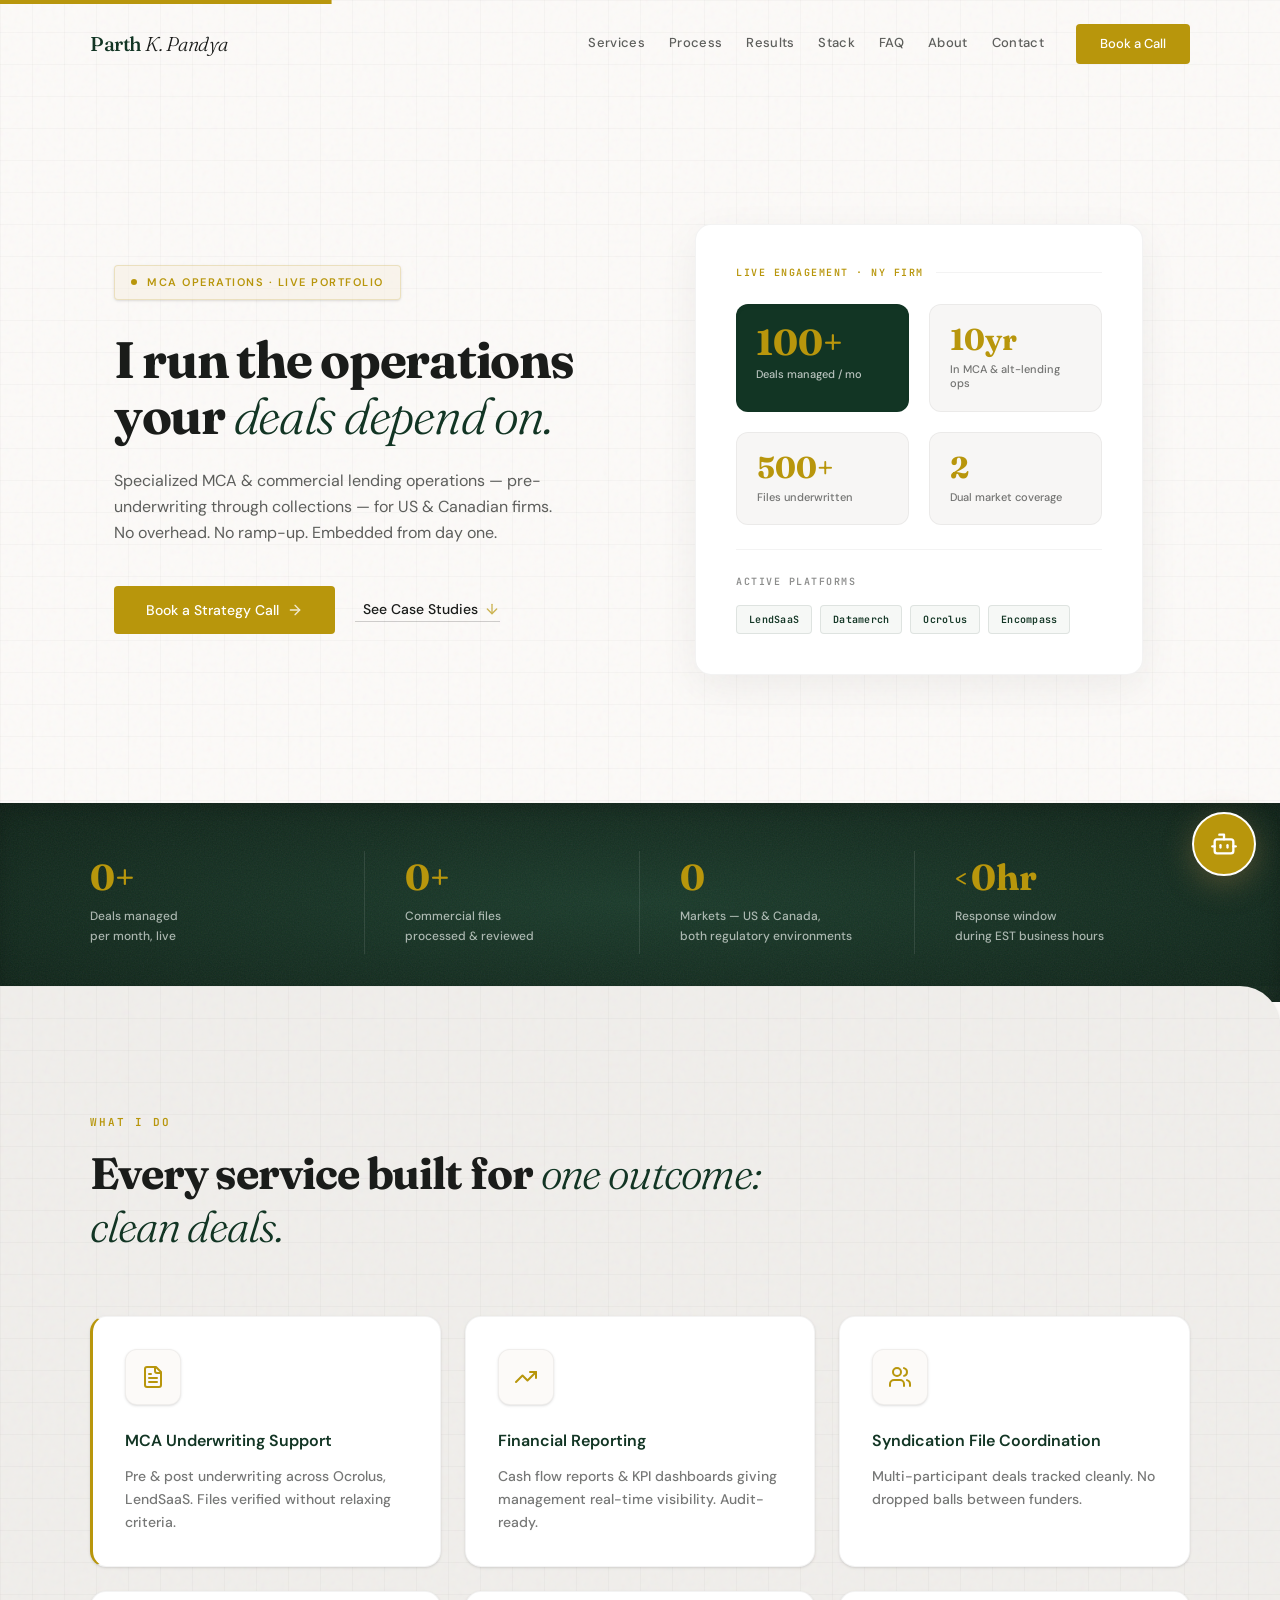
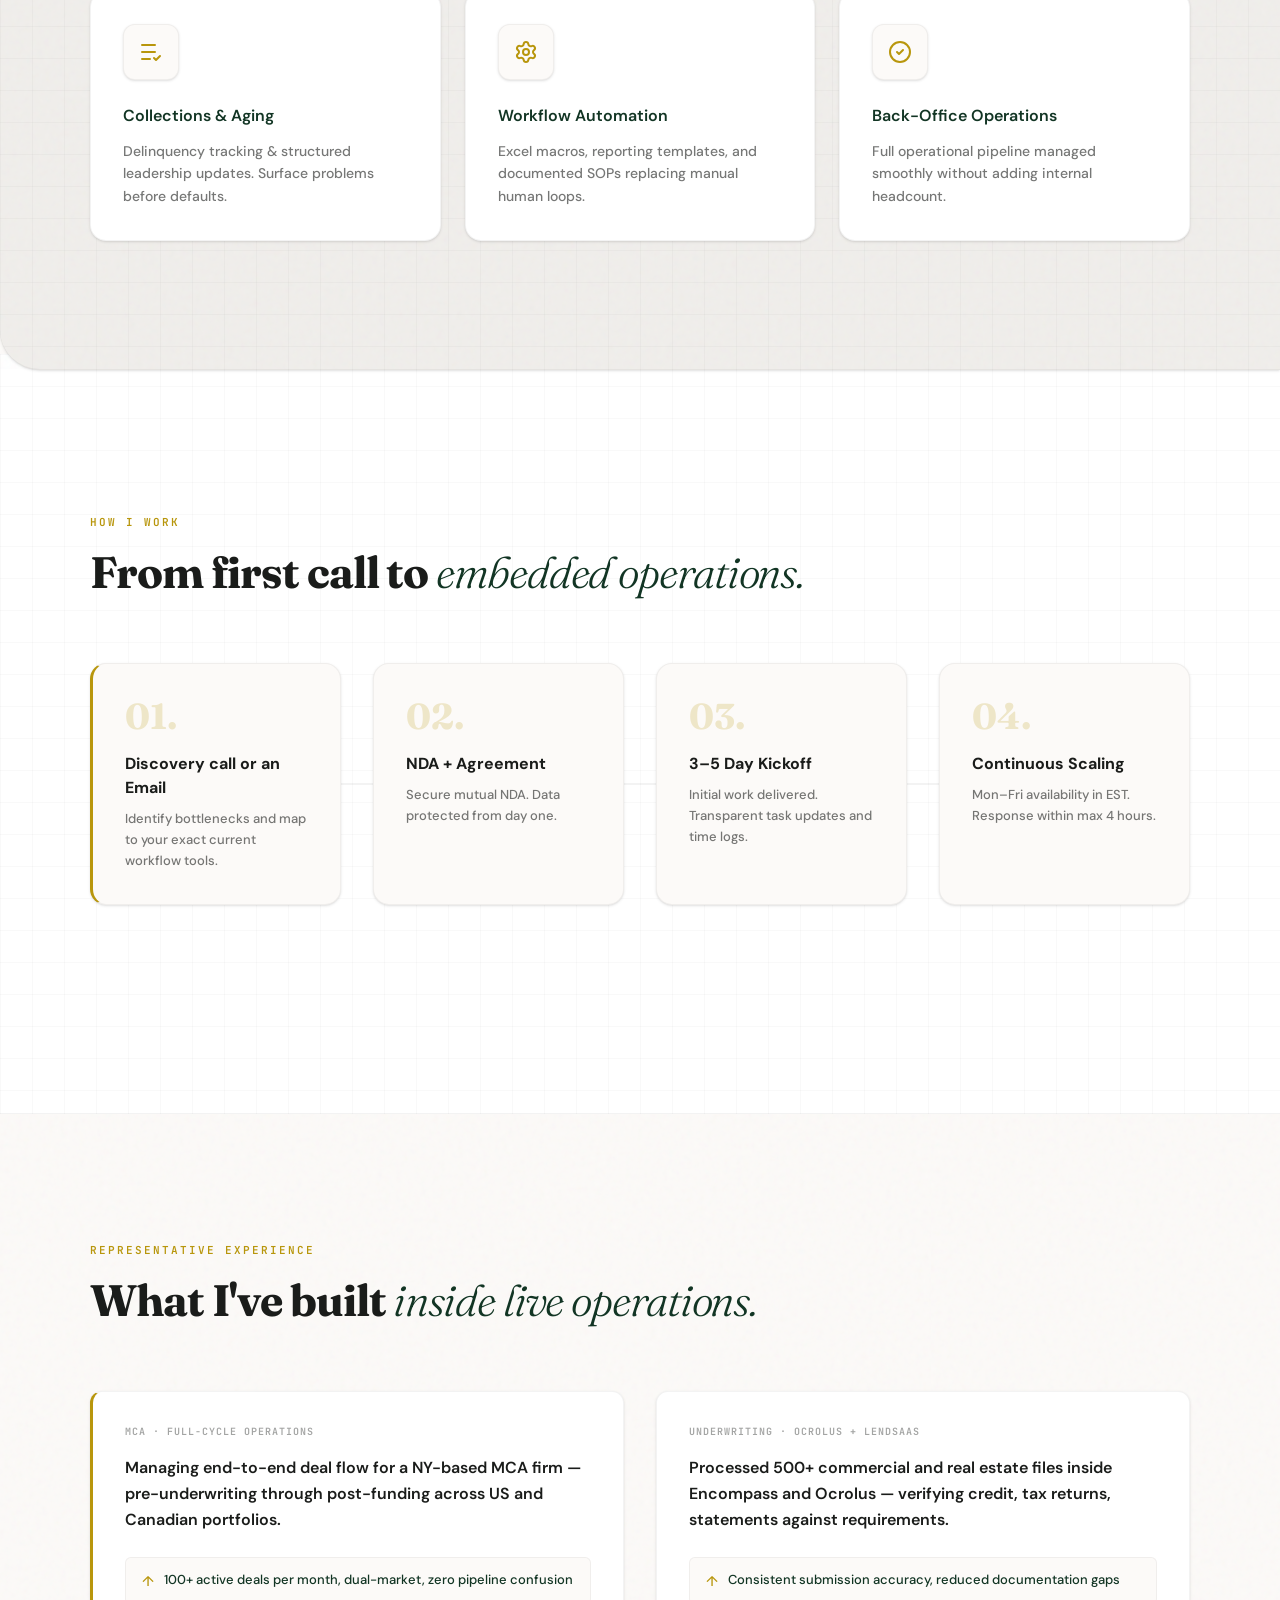
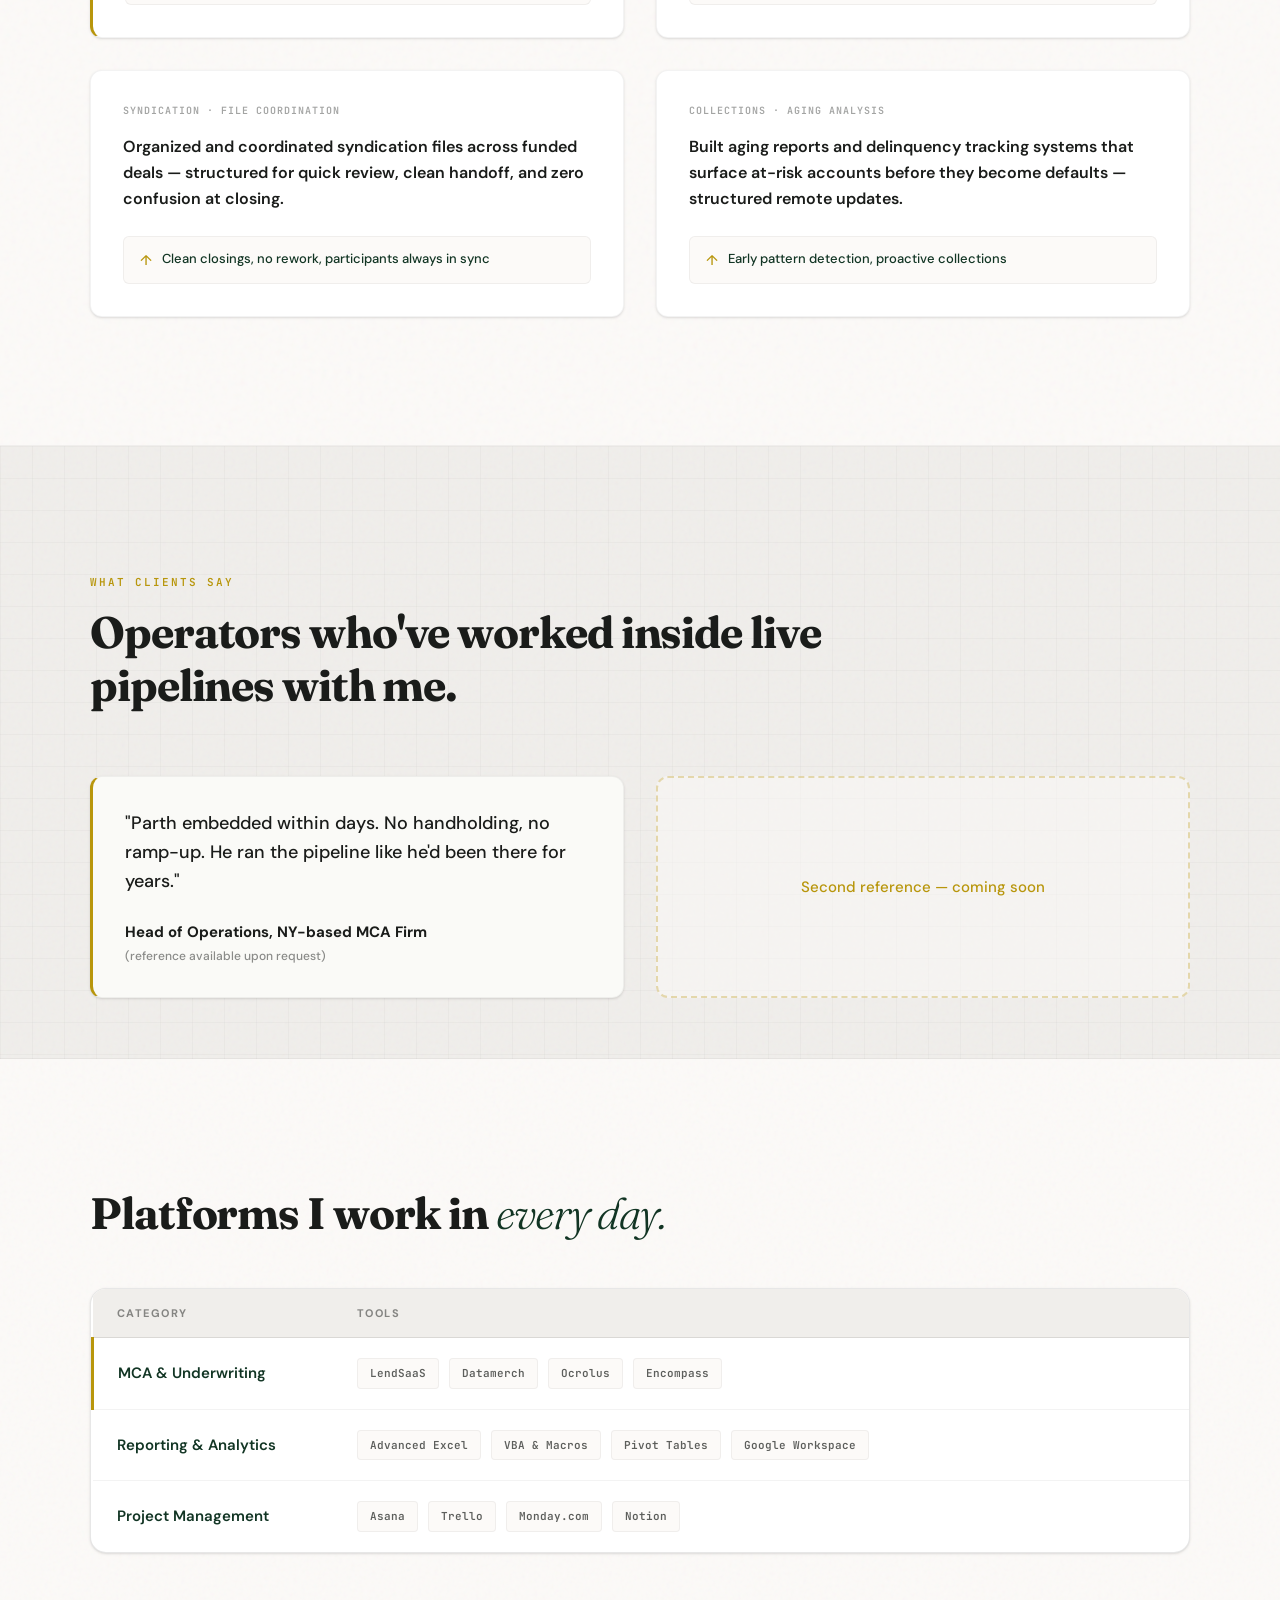
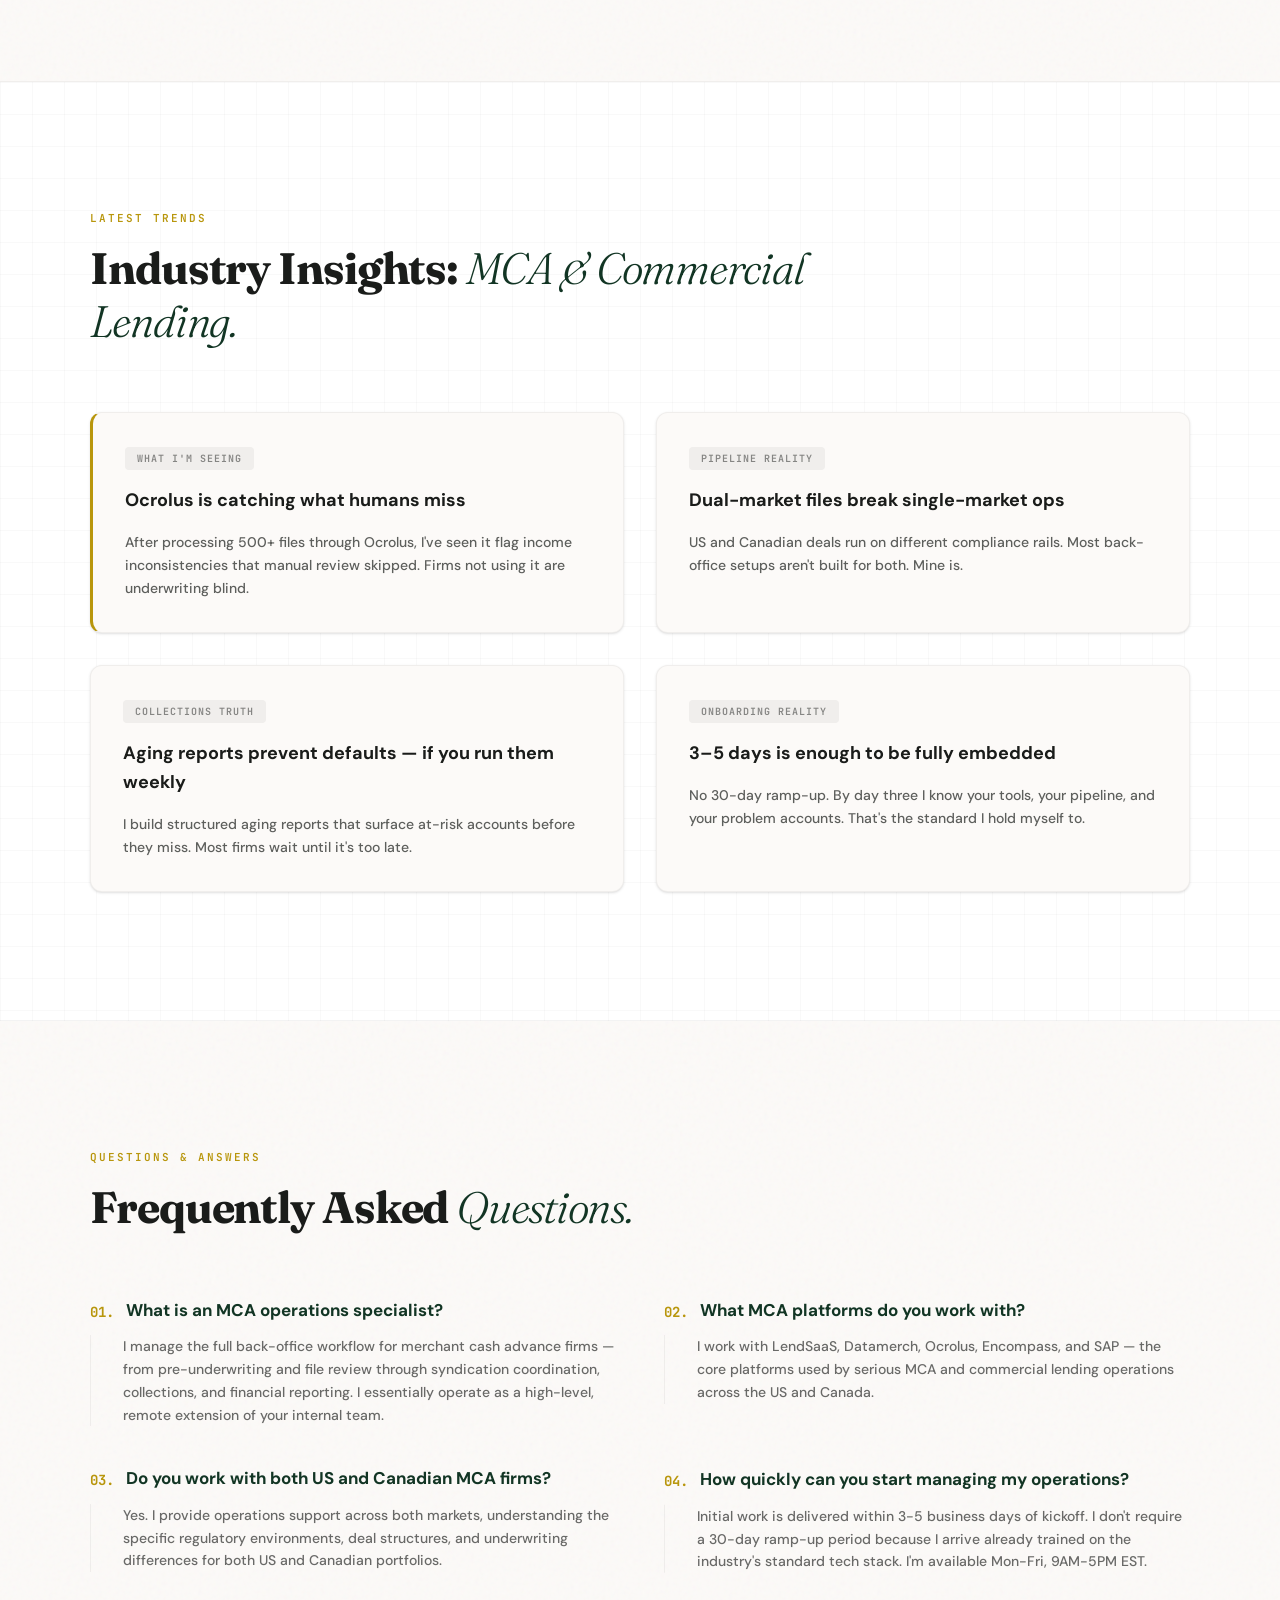
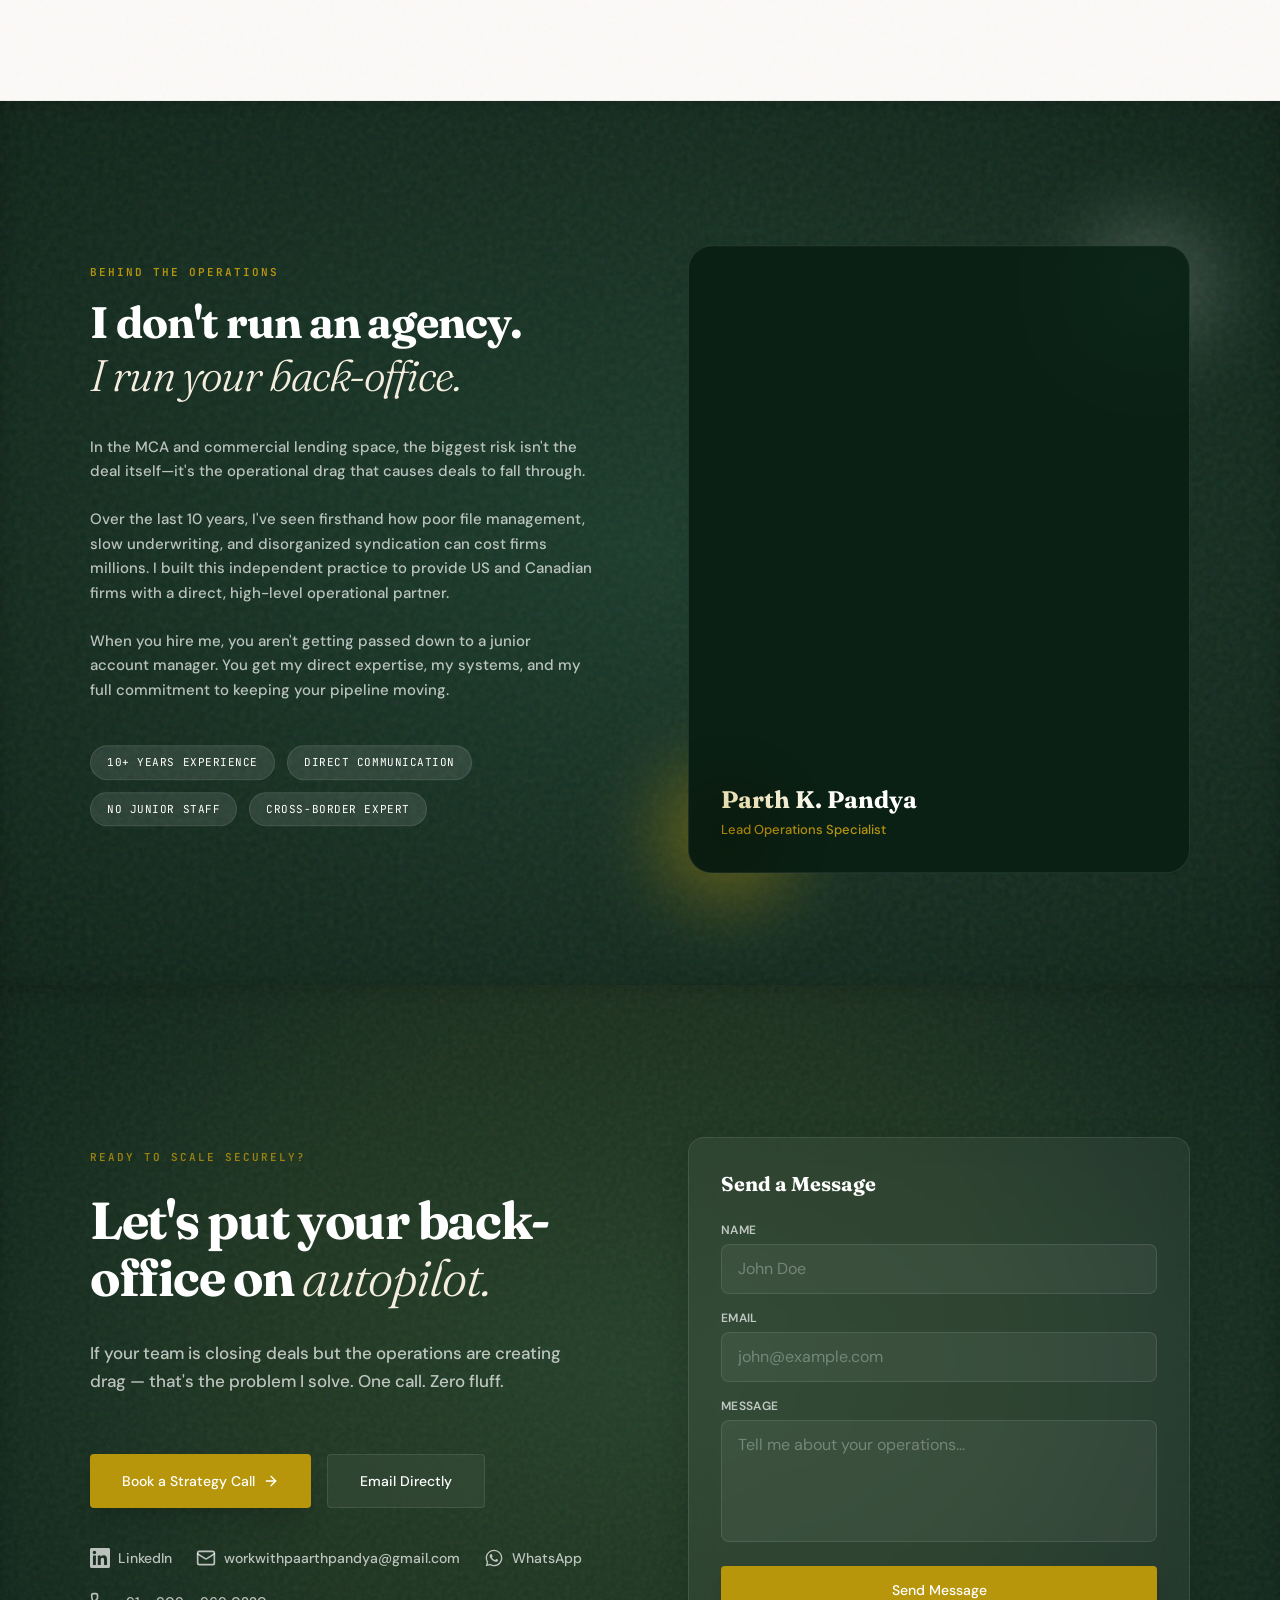
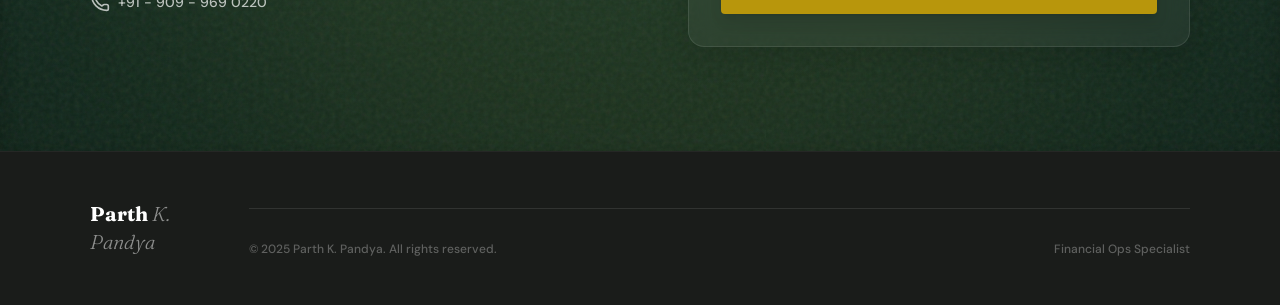
<file: index.html>
<!doctype html>
<html lang="en">
  <head>
    <meta charset="UTF-8" />
    <link rel="icon" type="image/svg+xml" href="/favicon.svg" />
    <meta name="viewport" content="width=device-width, initial-scale=1.0" />

    <!-- ============================================================
         PRIMARY SEO — TITLE & DESCRIPTION
         Target keywords: MCA operations specialist, merchant cash advance
         back office, commercial lending operations, US Canada
    ============================================================ -->
    <title>Parth K. Pandya | MCA Operations Specialist | US & Canada</title>
    <meta name="description" content="MCA Operations Specialist with 10+ years managing merchant cash advance back-office, underwriting support, syndication coordination, and collections across US & Canadian markets. LendSaaS · Datamerch · Ocrolus · Encompass. EST Business Hours. NDA Ready." />
    <meta name="keywords" content="MCA operations specialist, merchant cash advance back office, MCA underwriting support, commercial lending operations remote, syndication file coordinator MCA, MCA collections specialist, Ocrolus specialist freelancer, Encompass underwriting support, LendSaaS operations, Datamerch MCA specialist, merchant funding operations, MCA back office US Canada, commercial lending freelancer, MCA specialist EST, financial operations specialist lending" />
    <meta name="author" content="Parth K. Pandya" />
    <meta name="robots" content="index, follow, max-snippet:-1, max-image-preview:large, max-video-preview:-1" />
    <meta name="googlebot" content="index, follow" />
    <link rel="canonical" href="https://parthkpandya.com" />

    <!-- ============================================================
         GEO TARGETING
    ============================================================ -->
    <meta name="geo.region" content="US" />
    <meta name="geo.placename" content="United States" />
    <meta name="language" content="English" />

    <!-- ============================================================
         OPEN GRAPH — LINKEDIN & SOCIAL PREVIEW
    ============================================================ -->
    <meta property="og:type" content="website" />
    <meta property="og:url" content="https://parthkpandya.com" />
    <meta property="og:title" content="Parth K. Pandya | MCA Operations Specialist | US & Canada" />
    <meta property="og:description" content="10+ years inside MCA & commercial lending operations. Managing 100+ deals/month across US & Canadian markets. LendSaaS · Datamerch · Ocrolus · Encompass. EST Hours. NDA Ready." />
    <meta property="og:image" content="https://parthkpandya.com/og-image.jpg" />
    <meta property="og:image:width" content="1200" />
    <meta property="og:image:height" content="630" />
    <meta property="og:image:alt" content="Parth K. Pandya - MCA Operations Specialist" />
    <meta property="og:site_name" content="Parth K. Pandya — MCA Operations Specialist" />
    <meta property="og:locale" content="en_US" />

    <!-- ============================================================
         TWITTER CARD
    ============================================================ -->
    <meta name="twitter:card" content="summary_large_image" />
    <meta name="twitter:title" content="Parth K. Pandya | MCA Operations Specialist | US & Canada" />
    <meta name="twitter:description" content="10+ years inside MCA & commercial lending operations. 100+ deals/month. US & Canada. EST Hours. LendSaaS · Datamerch · Ocrolus · Encompass." />
    <meta name="twitter:image" content="https://parthkpandya.com/og-image.jpg" />

    <!-- ============================================================
         SCHEMA MARKUP — PERSON (Google Rich Results)
    ============================================================ -->
    <script type="application/ld+json">
    {
      "@context": "https://schema.org",
      "@type": "Person",
      "name": "Parth K. Pandya",
      "jobTitle": "MCA Operations Specialist",
      "description": "Financial Operations Specialist with 10+ years in merchant cash advance and commercial lending operations across US and Canadian markets. Expert in LendSaaS, Datamerch, Ocrolus, and Encompass.",
      "url": "https://parthkpandya.com",
      "email": "workwithpaarthpandya@gmail.com",
      "telephone": "+91-9099690220",
      "sameAs": [
        "https://linkedin.com/in/parthpandya28",
        "https://parthkpandya.com"
      ],
      "knowsAbout": [
        "MCA Operations",
        "Merchant Cash Advance",
        "Commercial Underwriting",
        "Syndication Coordination",
        "Collections Management",
        "Financial Reconciliation",
        "Ocrolus",
        "Encompass",
        "LendSaaS",
        "Datamerch",
        "Aging Analysis",
        "Workflow Automation"
      ],
      "hasCredential": [
        {
          "@type": "EducationalOccupationalCredential",
          "name": "AI-Empowered Underwriter",
          "credentialCategory": "Certification",
          "recognizedBy": { "@type": "Organization", "name": "Ocrolus" }
        },
        {
          "@type": "EducationalOccupationalCredential",
          "name": "Certified Underwriter",
          "credentialCategory": "Certification",
          "recognizedBy": { "@type": "Organization", "name": "VSkills" }
        },
        {
          "@type": "EducationalOccupationalCredential",
          "name": "Mortgage Underwriting Training",
          "credentialCategory": "Certification",
          "recognizedBy": { "@type": "Organization", "name": "Ocrolus" }
        }
      ],
      "areaServed": [
        { "@type": "Country", "name": "United States" },
        { "@type": "Country", "name": "Canada" }
      ],
      "availableLanguage": "English",
      "workLocation": {
        "@type": "VirtualLocation",
        "description": "Remote — EST Business Hours"
      }
    }
    </script>

    <!-- ============================================================
         SCHEMA MARKUP — PROFESSIONAL SERVICE
    ============================================================ -->
    <script type="application/ld+json">
    {
      "@context": "https://schema.org",
      "@type": "ProfessionalService",
      "name": "Parth K. Pandya — MCA Operations Specialist",
      "description": "Specialized MCA and commercial lending operations support for US and Canadian firms. Full-cycle coverage from pre-underwriting through collections. LendSaaS, Datamerch, Ocrolus, Encompass.",
      "url": "https://parthkpandya.com",
      "email": "workwithpaarthpandya@gmail.com",
      "priceRange": "$$",
      "areaServed": [
        { "@type": "Country", "name": "United States" },
        { "@type": "Country", "name": "Canada" }
      ],
      "openingHours": "Mo-Fr 09:00-17:00",
      "openingHoursSpecification": {
        "@type": "OpeningHoursSpecification",
        "dayOfWeek": ["Monday","Tuesday","Wednesday","Thursday","Friday"],
        "opens": "09:00",
        "closes": "17:00"
      },
      "serviceType": [
        "MCA Operations",
        "Commercial Underwriting Support",
        "Syndication File Coordination",
        "Collections and Aging Analysis",
        "Financial Reporting and Reconciliation",
        "Workflow Automation"
      ],
      "hasOfferCatalog": {
        "@type": "OfferCatalog",
        "name": "MCA Operations Services",
        "itemListElement": [
          {
            "@type": "Offer",
            "itemOffered": {
              "@type": "Service",
              "name": "MCA Underwriting Support",
              "description": "Pre and post underwriting across Ocrolus, LendSaaS, and Encompass for US and Canadian MCA firms. 500+ files processed."
            }
          },
          {
            "@type": "Offer",
            "itemOffered": {
              "@type": "Service",
              "name": "Syndication File Coordination",
              "description": "Multi-participant MCA deal files organized, tracked, and handed off cleanly. No confusion at closing."
            }
          },
          {
            "@type": "Offer",
            "itemOffered": {
              "@type": "Service",
              "name": "Collections and Aging Analysis",
              "description": "Delinquency pattern tracking and structured leadership reporting. Surface at-risk accounts before they default."
            }
          },
          {
            "@type": "Offer",
            "itemOffered": {
              "@type": "Service",
              "name": "Financial Reporting and Reconciliation",
              "description": "Cash flow reports, KPI dashboards, and compliance trackers. Audit-ready financials for MCA and commercial lenders."
            }
          }
        ]
      }
    }
    </script>

    <!-- ============================================================
         SCHEMA MARKUP — FAQ (Targets Google Featured Snippets)
    ============================================================ -->
    <script type="application/ld+json">
    {
      "@context": "https://schema.org",
      "@type": "FAQPage",
      "mainEntity": [
        {
          "@type": "Question",
          "name": "What is an MCA operations specialist?",
          "acceptedAnswer": {
            "@type": "Answer",
            "text": "An MCA operations specialist manages the full back-office workflow for merchant cash advance firms — from pre-underwriting and file review through syndication coordination, collections, and financial reporting. Parth K. Pandya is an MCA operations specialist with 10+ years of experience serving US and Canadian markets."
          }
        },
        {
          "@type": "Question",
          "name": "What MCA platforms does Parth K. Pandya work with?",
          "acceptedAnswer": {
            "@type": "Answer",
            "text": "Parth K. Pandya works with LendSaaS, Datamerch, Ocrolus, Encompass, and SAP — the core platforms used by serious MCA and commercial lending operations across the US and Canada."
          }
        },
        {
          "@type": "Question",
          "name": "Does Parth K. Pandya work with both US and Canadian MCA firms?",
          "acceptedAnswer": {
            "@type": "Answer",
            "text": "Yes. Parth K. Pandya provides MCA operations support across both US and Canadian markets, understanding both regulatory environments and deal structures. Currently managing 100+ deals per month across both markets."
          }
        },
        {
          "@type": "Question",
          "name": "How quickly can Parth K. Pandya start managing MCA operations?",
          "acceptedAnswer": {
            "@type": "Answer",
            "text": "Initial work is delivered within 3-5 business days of kickoff. No 30-day ramp-up. Available Monday through Friday, 9AM to 5PM EST, with responses within 4 hours."
          }
        }
      ]
    }
    </script>

    <!-- ============================================================
         PERFORMANCE
    ============================================================ -->
    <link rel="preconnect" href="https://fonts.googleapis.com" />
    <link rel="preconnect" href="https://fonts.gstatic.com" crossorigin />
    <script type="module" crossorigin src="/assets/index-BhgVEi7G.js"></script>
    <link rel="stylesheet" crossorigin href="/assets/index-CqsA4lLz.css">
  </head>
  <body>
    <div id="root"></div>
  </body>
</html>
</file>
<file: assets/index-CqsA4lLz.css>
@import"https://fonts.googleapis.com/css2?family=Fraunces:ital,opsz,wght@0,9..144,300;0,9..144,400;0,9..144,600;0,9..144,700;1,9..144,300&family=DM+Sans:opsz,wght@9..40,300;9..40,400;9..40,500;9..40,600&family=JetBrains+Mono:wght@400;500&display=swap";/*! tailwindcss v4.2.4 | MIT License | https://tailwindcss.com */@layer properties{@supports (((-webkit-hyphens:none)) and (not (margin-trim:inline))) or ((-moz-orient:inline) and (not (color:rgb(from red r g b)))){*,:before,:after,::backdrop{--tw-translate-x:0;--tw-translate-y:0;--tw-translate-z:0;--tw-rotate-x:initial;--tw-rotate-y:initial;--tw-rotate-z:initial;--tw-skew-x:initial;--tw-skew-y:initial;--tw-space-y-reverse:0;--tw-divide-y-reverse:0;--tw-border-style:solid;--tw-gradient-position:initial;--tw-gradient-from:#0000;--tw-gradient-via:#0000;--tw-gradient-to:#0000;--tw-gradient-stops:initial;--tw-gradient-via-stops:initial;--tw-gradient-from-position:0%;--tw-gradient-via-position:50%;--tw-gradient-to-position:100%;--tw-leading:initial;--tw-font-weight:initial;--tw-tracking:initial;--tw-shadow:0 0 #0000;--tw-shadow-color:initial;--tw-shadow-alpha:100%;--tw-inset-shadow:0 0 #0000;--tw-inset-shadow-color:initial;--tw-inset-shadow-alpha:100%;--tw-ring-color:initial;--tw-ring-shadow:0 0 #0000;--tw-inset-ring-color:initial;--tw-inset-ring-shadow:0 0 #0000;--tw-ring-inset:initial;--tw-ring-offset-width:0px;--tw-ring-offset-color:#fff;--tw-ring-offset-shadow:0 0 #0000;--tw-blur:initial;--tw-brightness:initial;--tw-contrast:initial;--tw-grayscale:initial;--tw-hue-rotate:initial;--tw-invert:initial;--tw-opacity:initial;--tw-saturate:initial;--tw-sepia:initial;--tw-drop-shadow:initial;--tw-drop-shadow-color:initial;--tw-drop-shadow-alpha:100%;--tw-drop-shadow-size:initial;--tw-backdrop-blur:initial;--tw-backdrop-brightness:initial;--tw-backdrop-contrast:initial;--tw-backdrop-grayscale:initial;--tw-backdrop-hue-rotate:initial;--tw-backdrop-invert:initial;--tw-backdrop-opacity:initial;--tw-backdrop-saturate:initial;--tw-backdrop-sepia:initial;--tw-duration:initial;--tw-ease:initial;--tw-content:"";--tw-divide-x-reverse:0}}}@layer theme{:root,:host{--font-sans:"DM Sans", ui-sans-serif, system-ui, sans-serif;--font-mono:"JetBrains Mono", ui-monospace, monospace;--color-red-50:oklch(97.1% .013 17.38);--color-red-100:oklch(93.6% .032 17.717);--color-red-500:oklch(63.7% .237 25.331);--color-red-600:oklch(57.7% .245 27.325);--color-white:#fff;--spacing:.25rem;--container-md:28rem;--container-3xl:48rem;--text-xs:.75rem;--text-xs--line-height:calc(1 / .75);--text-sm:.875rem;--text-sm--line-height:calc(1.25 / .875);--text-base:1rem;--text-base--line-height: 1.5 ;--text-xl:1.25rem;--text-xl--line-height:calc(1.75 / 1.25);--text-2xl:1.5rem;--text-2xl--line-height:calc(2 / 1.5);--text-3xl:1.875rem;--text-3xl--line-height: 1.2 ;--text-4xl:2.25rem;--text-4xl--line-height:calc(2.5 / 2.25);--font-weight-light:300;--font-weight-medium:500;--font-weight-semibold:600;--font-weight-bold:700;--tracking-tight:-.025em;--tracking-wide:.025em;--tracking-wider:.05em;--leading-tight:1.25;--leading-relaxed:1.625;--radius-sm:.25rem;--radius-md:.375rem;--radius-lg:.5rem;--radius-xl:.75rem;--radius-2xl:1rem;--radius-3xl:1.5rem;--ease-out:cubic-bezier(0, 0, .2, 1);--animate-spin:spin 1s linear infinite;--animate-pulse:pulse 2s cubic-bezier(.4, 0, .6, 1) infinite;--blur-md:12px;--blur-xl:24px;--blur-2xl:40px;--default-transition-duration:.15s;--default-transition-timing-function:cubic-bezier(.4, 0, .2, 1);--default-font-family:var(--font-sans);--default-mono-font-family:var(--font-mono);--color-brand-primary:#123524;--color-brand-primary-dark:#0a2015;--color-brand-primary-light:#e8eee9;--color-brand-accent:#b8960c;--color-brand-accent-light:#f5eedf;--color-brand-bg:#fcfaf8;--color-brand-dark:#1a1c1a;--color-brand-gray:#f0eeeb;--font-display:"Fraunces", Georgia, serif}}@layer base{*,:after,:before,::backdrop{box-sizing:border-box;border:0 solid;margin:0;padding:0}::file-selector-button{box-sizing:border-box;border:0 solid;margin:0;padding:0}html,:host{-webkit-text-size-adjust:100%;-moz-tab-size:4;tab-size:4;line-height:1.5;font-family:var(--default-font-family,ui-sans-serif, system-ui, sans-serif, "Apple Color Emoji", "Segoe UI Emoji", "Segoe UI Symbol", "Noto Color Emoji");font-feature-settings:var(--default-font-feature-settings,normal);font-variation-settings:var(--default-font-variation-settings,normal);-webkit-tap-highlight-color:transparent}hr{height:0;color:inherit;border-top-width:1px}abbr:where([title]){-webkit-text-decoration:underline dotted;text-decoration:underline dotted}h1,h2,h3,h4,h5,h6{font-size:inherit;font-weight:inherit}a{color:inherit;-webkit-text-decoration:inherit;text-decoration:inherit}b,strong{font-weight:bolder}code,kbd,samp,pre{font-family:var(--default-mono-font-family,ui-monospace, SFMono-Regular, Menlo, Monaco, Consolas, "Liberation Mono", "Courier New", monospace);font-feature-settings:var(--default-mono-font-feature-settings,normal);font-variation-settings:var(--default-mono-font-variation-settings,normal);font-size:1em}small{font-size:80%}sub,sup{vertical-align:baseline;font-size:75%;line-height:0;position:relative}sub{bottom:-.25em}sup{top:-.5em}table{text-indent:0;border-color:inherit;border-collapse:collapse}:-moz-focusring{outline:auto}progress{vertical-align:baseline}summary{display:list-item}ol,ul,menu{list-style:none}img,svg,video,canvas,audio,iframe,embed,object{vertical-align:middle;display:block}img,video{max-width:100%;height:auto}button,input,select,optgroup,textarea{font:inherit;font-feature-settings:inherit;font-variation-settings:inherit;letter-spacing:inherit;color:inherit;opacity:1;background-color:#0000;border-radius:0}::file-selector-button{font:inherit;font-feature-settings:inherit;font-variation-settings:inherit;letter-spacing:inherit;color:inherit;opacity:1;background-color:#0000;border-radius:0}:where(select:is([multiple],[size])) optgroup{font-weight:bolder}:where(select:is([multiple],[size])) optgroup option{padding-inline-start:20px}::file-selector-button{margin-inline-end:4px}::placeholder{opacity:1}@supports (not ((-webkit-appearance:-apple-pay-button))) or (contain-intrinsic-size:1px){::placeholder{color:currentColor}@supports (color:color-mix(in lab,red,red)){::placeholder{color:color-mix(in oklab,currentcolor 50%,transparent)}}}textarea{resize:vertical}::-webkit-search-decoration{-webkit-appearance:none}::-webkit-date-and-time-value{min-height:1lh;text-align:inherit}::-webkit-datetime-edit{display:inline-flex}::-webkit-datetime-edit-fields-wrapper{padding:0}::-webkit-datetime-edit{padding-block:0}::-webkit-datetime-edit-year-field{padding-block:0}::-webkit-datetime-edit-month-field{padding-block:0}::-webkit-datetime-edit-day-field{padding-block:0}::-webkit-datetime-edit-hour-field{padding-block:0}::-webkit-datetime-edit-minute-field{padding-block:0}::-webkit-datetime-edit-second-field{padding-block:0}::-webkit-datetime-edit-millisecond-field{padding-block:0}::-webkit-datetime-edit-meridiem-field{padding-block:0}::-webkit-calendar-picker-indicator{line-height:1}:-moz-ui-invalid{box-shadow:none}button,input:where([type=button],[type=reset],[type=submit]){-webkit-appearance:button;-moz-appearance:button;appearance:button}::file-selector-button{-webkit-appearance:button;-moz-appearance:button;appearance:button}::-webkit-inner-spin-button{height:auto}::-webkit-outer-spin-button{height:auto}[hidden]:where(:not([hidden=until-found])){display:none!important}}@layer components;@layer utilities{.pointer-events-none{pointer-events:none}.visible{visibility:visible}.absolute{position:absolute}.fixed{position:fixed}.relative{position:relative}.inset-0{inset:calc(var(--spacing) * 0)}.start{inset-inline-start:var(--spacing)}.-top-6{top:calc(var(--spacing) * -6)}.top-0{top:calc(var(--spacing) * 0)}.top-1\/2{top:50%}.top-4{top:calc(var(--spacing) * 4)}.top-10{top:calc(var(--spacing) * 10)}.top-\[calc\(100\%\+16px\)\]{top:calc(100% + 16px)}.-right-6{right:calc(var(--spacing) * -6)}.right-0{right:calc(var(--spacing) * 0)}.right-6{right:calc(var(--spacing) * 6)}.right-8{right:calc(var(--spacing) * 8)}.-bottom-6{bottom:calc(var(--spacing) * -6)}.bottom-6{bottom:calc(var(--spacing) * 6)}.bottom-8{bottom:calc(var(--spacing) * 8)}.-left-6{left:calc(var(--spacing) * -6)}.left-0{left:calc(var(--spacing) * 0)}.left-1\/2{left:50%}.left-6{left:calc(var(--spacing) * 6)}.left-8{left:calc(var(--spacing) * 8)}.left-10{left:calc(var(--spacing) * 10)}.-z-10{z-index:-10}.z-0{z-index:0}.z-10{z-index:10}.z-20{z-index:20}.z-50{z-index:50}.z-\[60\]{z-index:60}.z-\[100\]{z-index:100}.mx-auto{margin-inline:auto}.-my-4{margin-block:calc(var(--spacing) * -4)}.my-6{margin-block:calc(var(--spacing) * 6)}.mt-1{margin-top:calc(var(--spacing) * 1)}.mt-2{margin-top:calc(var(--spacing) * 2)}.mt-3{margin-top:calc(var(--spacing) * 3)}.mt-10{margin-top:calc(var(--spacing) * 10)}.mt-px{margin-top:1px}.mb-1{margin-bottom:calc(var(--spacing) * 1)}.mb-2{margin-bottom:calc(var(--spacing) * 2)}.mb-3{margin-bottom:calc(var(--spacing) * 3)}.mb-4{margin-bottom:calc(var(--spacing) * 4)}.mb-6{margin-bottom:calc(var(--spacing) * 6)}.mb-8{margin-bottom:calc(var(--spacing) * 8)}.mb-10{margin-bottom:calc(var(--spacing) * 10)}.mb-12{margin-bottom:calc(var(--spacing) * 12)}.mb-16{margin-bottom:calc(var(--spacing) * 16)}.mb-20{margin-bottom:calc(var(--spacing) * 20)}.ml-0\.5{margin-left:calc(var(--spacing) * .5)}.ml-1{margin-left:calc(var(--spacing) * 1)}.ml-2{margin-left:calc(var(--spacing) * 2)}.contents{display:contents}.flex{display:flex}.grid{display:grid}.hidden{display:none}.inline-block{display:inline-block}.inline-flex{display:inline-flex}.aspect-\[4\/5\]{aspect-ratio:4/5}.h-0{height:calc(var(--spacing) * 0)}.h-1{height:calc(var(--spacing) * 1)}.h-1\.5{height:calc(var(--spacing) * 1.5)}.h-3\.5{height:calc(var(--spacing) * 3.5)}.h-4{height:calc(var(--spacing) * 4)}.h-5{height:calc(var(--spacing) * 5)}.h-6{height:calc(var(--spacing) * 6)}.h-7{height:calc(var(--spacing) * 7)}.h-8{height:calc(var(--spacing) * 8)}.h-9{height:calc(var(--spacing) * 9)}.h-12{height:calc(var(--spacing) * 12)}.h-14{height:calc(var(--spacing) * 14)}.h-16{height:calc(var(--spacing) * 16)}.h-24{height:calc(var(--spacing) * 24)}.h-32{height:calc(var(--spacing) * 32)}.h-\[1px\]{height:1px}.h-\[40vw\]{height:40vw}.h-\[50vw\]{height:50vw}.h-\[60vw\]{height:60vw}.h-\[80vw\]{height:80vw}.h-\[360px\]{height:360px}.h-full{height:100%}.min-h-\[220px\]{min-height:220px}.min-h-screen{min-height:100vh}.w-1\.5{width:calc(var(--spacing) * 1.5)}.w-3\.5{width:calc(var(--spacing) * 3.5)}.w-4{width:calc(var(--spacing) * 4)}.w-5{width:calc(var(--spacing) * 5)}.w-6{width:calc(var(--spacing) * 6)}.w-7{width:calc(var(--spacing) * 7)}.w-8{width:calc(var(--spacing) * 8)}.w-9{width:calc(var(--spacing) * 9)}.w-14{width:calc(var(--spacing) * 14)}.w-16{width:calc(var(--spacing) * 16)}.w-24{width:calc(var(--spacing) * 24)}.w-32{width:calc(var(--spacing) * 32)}.w-\[4px\]{width:4px}.w-\[40vw\]{width:40vw}.w-\[45\%\]{width:45%}.w-\[50vw\]{width:50vw}.w-\[60vw\]{width:60vw}.w-\[80vw\]{width:80vw}.w-\[240px\]{width:240px}.w-\[340px\]{width:340px}.w-full{width:100%}.w-max{width:max-content}.max-w-3xl{max-width:var(--container-3xl)}.max-w-\[80\%\]{max-width:80%}.max-w-\[460px\]{max-width:460px}.max-w-\[1000px\]{max-width:1000px}.max-w-\[1100px\]{max-width:1100px}.min-w-\[600px\]{min-width:600px}.flex-1{flex:1}.flex-shrink-0{flex-shrink:0}.border-collapse{border-collapse:collapse}.origin-left{transform-origin:0}.-translate-x-1\/2{--tw-translate-x: -50% ;translate:var(--tw-translate-x) var(--tw-translate-y)}.-translate-y-1\/2{--tw-translate-y: -50% ;translate:var(--tw-translate-x) var(--tw-translate-y)}.transform{transform:var(--tw-rotate-x,) var(--tw-rotate-y,) var(--tw-rotate-z,) var(--tw-skew-x,) var(--tw-skew-y,)}.animate-pulse{animation:var(--animate-pulse)}.animate-spin{animation:var(--animate-spin)}.cursor-default{cursor:default}.resize-none{resize:none}.grid-cols-1{grid-template-columns:repeat(1,minmax(0,1fr))}.grid-cols-2{grid-template-columns:repeat(2,minmax(0,1fr))}.flex-col{flex-direction:column}.flex-row-reverse{flex-direction:row-reverse}.flex-wrap{flex-wrap:wrap}.items-center{align-items:center}.items-end{align-items:flex-end}.items-start{align-items:flex-start}.justify-between{justify-content:space-between}.justify-center{justify-content:center}.gap-1{gap:calc(var(--spacing) * 1)}.gap-1\.5{gap:calc(var(--spacing) * 1.5)}.gap-2{gap:calc(var(--spacing) * 2)}.gap-2\.5{gap:calc(var(--spacing) * 2.5)}.gap-3{gap:calc(var(--spacing) * 3)}.gap-4{gap:calc(var(--spacing) * 4)}.gap-5{gap:calc(var(--spacing) * 5)}.gap-6{gap:calc(var(--spacing) * 6)}.gap-8{gap:calc(var(--spacing) * 8)}.gap-16{gap:calc(var(--spacing) * 16)}:where(.space-y-4>:not(:last-child)){--tw-space-y-reverse:0;margin-block-start:calc(calc(var(--spacing) * 4) * var(--tw-space-y-reverse));margin-block-end:calc(calc(var(--spacing) * 4) * calc(1 - var(--tw-space-y-reverse)))}:where(.space-y-6>:not(:last-child)){--tw-space-y-reverse:0;margin-block-start:calc(calc(var(--spacing) * 6) * var(--tw-space-y-reverse));margin-block-end:calc(calc(var(--spacing) * 6) * calc(1 - var(--tw-space-y-reverse)))}.gap-x-12{column-gap:calc(var(--spacing) * 12)}.gap-y-10{row-gap:calc(var(--spacing) * 10)}:where(.divide-y>:not(:last-child)){--tw-divide-y-reverse:0;border-bottom-style:var(--tw-border-style);border-top-style:var(--tw-border-style);border-top-width:calc(1px * var(--tw-divide-y-reverse));border-bottom-width:calc(1px * calc(1 - var(--tw-divide-y-reverse)))}:where(.divide-brand-dark\/5>:not(:last-child)){border-color:#1a1c1a0d}@supports (color:color-mix(in lab,red,red)){:where(.divide-brand-dark\/5>:not(:last-child)){border-color:color-mix(in oklab,var(--color-brand-dark) 5%,transparent)}}.overflow-hidden{overflow:hidden}.overflow-x-auto{overflow-x:auto}.overflow-y-auto{overflow-y:auto}.rounded{border-radius:.25rem}.rounded-2xl{border-radius:var(--radius-2xl)}.rounded-3xl{border-radius:var(--radius-3xl)}.rounded-full{border-radius:3.40282e38px}.rounded-lg{border-radius:var(--radius-lg)}.rounded-md{border-radius:var(--radius-md)}.rounded-sm{border-radius:var(--radius-sm)}.rounded-xl{border-radius:var(--radius-xl)}.rounded-tl-none{border-top-left-radius:0}.rounded-tr-\[40px\]{border-top-right-radius:40px}.rounded-tr-none{border-top-right-radius:0}.rounded-bl-\[40px\]{border-bottom-left-radius:40px}.border{border-style:var(--tw-border-style);border-width:1px}.border-2{border-style:var(--tw-border-style);border-width:2px}.border-t{border-top-style:var(--tw-border-style);border-top-width:1px}.border-b{border-bottom-style:var(--tw-border-style);border-bottom-width:1px}.border-b-2{border-bottom-style:var(--tw-border-style);border-bottom-width:2px}.border-l{border-left-style:var(--tw-border-style);border-left-width:1px}.border-l-\[3px\]{border-left-style:var(--tw-border-style);border-left-width:3px}.border-dashed{--tw-border-style:dashed;border-style:dashed}.border-brand-accent{border-color:var(--color-brand-accent)}.border-brand-accent\/0{border-color:#0000}@supports (color:color-mix(in lab,red,red)){.border-brand-accent\/0{border-color:color-mix(in oklab,var(--color-brand-accent) 0%,transparent)}}.border-brand-accent\/20{border-color:#b8960c33}@supports (color:color-mix(in lab,red,red)){.border-brand-accent\/20{border-color:color-mix(in oklab,var(--color-brand-accent) 20%,transparent)}}.border-brand-accent\/30{border-color:#b8960c4d}@supports (color:color-mix(in lab,red,red)){.border-brand-accent\/30{border-color:color-mix(in oklab,var(--color-brand-accent) 30%,transparent)}}.border-brand-dark\/5{border-color:#1a1c1a0d}@supports (color:color-mix(in lab,red,red)){.border-brand-dark\/5{border-color:color-mix(in oklab,var(--color-brand-dark) 5%,transparent)}}.border-brand-dark\/10{border-color:#1a1c1a1a}@supports (color:color-mix(in lab,red,red)){.border-brand-dark\/10{border-color:color-mix(in oklab,var(--color-brand-dark) 10%,transparent)}}.border-brand-dark\/20{border-color:#1a1c1a33}@supports (color:color-mix(in lab,red,red)){.border-brand-dark\/20{border-color:color-mix(in oklab,var(--color-brand-dark) 20%,transparent)}}.border-brand-primary\/10{border-color:#1235241a}@supports (color:color-mix(in lab,red,red)){.border-brand-primary\/10{border-color:color-mix(in oklab,var(--color-brand-primary) 10%,transparent)}}.border-red-100{border-color:var(--color-red-100)}.border-transparent{border-color:#0000}.border-white{border-color:var(--color-white)}.border-white\/5{border-color:#ffffff0d}@supports (color:color-mix(in lab,red,red)){.border-white\/5{border-color:color-mix(in oklab,var(--color-white) 5%,transparent)}}.border-white\/10{border-color:#ffffff1a}@supports (color:color-mix(in lab,red,red)){.border-white\/10{border-color:color-mix(in oklab,var(--color-white) 10%,transparent)}}.border-white\/30{border-color:#ffffff4d}@supports (color:color-mix(in lab,red,red)){.border-white\/30{border-color:color-mix(in oklab,var(--color-white) 30%,transparent)}}.border-t-white{border-top-color:var(--color-white)}.border-l-\[\#B8960C\]{border-left-color:#b8960c}.bg-\[\#B8960C\]{background-color:#b8960c}.bg-\[\#FAFAF7\]{background-color:#fafaf7}.bg-brand-accent{background-color:var(--color-brand-accent)}.bg-brand-accent-light\/50{background-color:#f5eedf80}@supports (color:color-mix(in lab,red,red)){.bg-brand-accent-light\/50{background-color:color-mix(in oklab,var(--color-brand-accent-light) 50%,transparent)}}.bg-brand-accent\/5{background-color:#b8960c0d}@supports (color:color-mix(in lab,red,red)){.bg-brand-accent\/5{background-color:color-mix(in oklab,var(--color-brand-accent) 5%,transparent)}}.bg-brand-bg{background-color:var(--color-brand-bg)}.bg-brand-bg\/30{background-color:#fcfaf84d}@supports (color:color-mix(in lab,red,red)){.bg-brand-bg\/30{background-color:color-mix(in oklab,var(--color-brand-bg) 30%,transparent)}}.bg-brand-bg\/50{background-color:#fcfaf880}@supports (color:color-mix(in lab,red,red)){.bg-brand-bg\/50{background-color:color-mix(in oklab,var(--color-brand-bg) 50%,transparent)}}.bg-brand-bg\/95{background-color:#fcfaf8f2}@supports (color:color-mix(in lab,red,red)){.bg-brand-bg\/95{background-color:color-mix(in oklab,var(--color-brand-bg) 95%,transparent)}}.bg-brand-dark{background-color:var(--color-brand-dark)}.bg-brand-dark\/5{background-color:#1a1c1a0d}@supports (color:color-mix(in lab,red,red)){.bg-brand-dark\/5{background-color:color-mix(in oklab,var(--color-brand-dark) 5%,transparent)}}.bg-brand-dark\/10{background-color:#1a1c1a1a}@supports (color:color-mix(in lab,red,red)){.bg-brand-dark\/10{background-color:color-mix(in oklab,var(--color-brand-dark) 10%,transparent)}}.bg-brand-dark\/40{background-color:#1a1c1a66}@supports (color:color-mix(in lab,red,red)){.bg-brand-dark\/40{background-color:color-mix(in oklab,var(--color-brand-dark) 40%,transparent)}}.bg-brand-gray{background-color:var(--color-brand-gray)}.bg-brand-gray\/50{background-color:#f0eeeb80}@supports (color:color-mix(in lab,red,red)){.bg-brand-gray\/50{background-color:color-mix(in oklab,var(--color-brand-gray) 50%,transparent)}}.bg-brand-primary{background-color:var(--color-brand-primary)}.bg-brand-primary-dark{background-color:var(--color-brand-primary-dark)}.bg-brand-primary-light\/40{background-color:#e8eee966}@supports (color:color-mix(in lab,red,red)){.bg-brand-primary-light\/40{background-color:color-mix(in oklab,var(--color-brand-primary-light) 40%,transparent)}}.bg-brand-primary-light\/50{background-color:#e8eee980}@supports (color:color-mix(in lab,red,red)){.bg-brand-primary-light\/50{background-color:color-mix(in oklab,var(--color-brand-primary-light) 50%,transparent)}}.bg-red-50{background-color:var(--color-red-50)}.bg-transparent{background-color:#0000}.bg-white{background-color:var(--color-white)}.bg-white\/5{background-color:#ffffff0d}@supports (color:color-mix(in lab,red,red)){.bg-white\/5{background-color:color-mix(in oklab,var(--color-white) 5%,transparent)}}.bg-white\/10{background-color:#ffffff1a}@supports (color:color-mix(in lab,red,red)){.bg-white\/10{background-color:color-mix(in oklab,var(--color-white) 10%,transparent)}}.bg-gradient-to-t{--tw-gradient-position:to top in oklab;background-image:linear-gradient(var(--tw-gradient-stops))}.bg-\[url\(\'https\:\/\/images\.unsplash\.com\/photo-1499951360447-b19be8fe80f5\?q\=80\&w\=2070\&auto\=format\&fit\=crop\'\)\]{background-image:url(https://images.unsplash.com/photo-1499951360447-b19be8fe80f5?q=80&w=2070&auto=format&fit=crop)}.from-brand-primary-dark{--tw-gradient-from:var(--color-brand-primary-dark);--tw-gradient-stops:var(--tw-gradient-via-stops,var(--tw-gradient-position), var(--tw-gradient-from) var(--tw-gradient-from-position), var(--tw-gradient-to) var(--tw-gradient-to-position))}.via-transparent{--tw-gradient-via:transparent;--tw-gradient-via-stops:var(--tw-gradient-position), var(--tw-gradient-from) var(--tw-gradient-from-position), var(--tw-gradient-via) var(--tw-gradient-via-position), var(--tw-gradient-to) var(--tw-gradient-to-position);--tw-gradient-stops:var(--tw-gradient-via-stops)}.to-transparent{--tw-gradient-to:transparent;--tw-gradient-stops:var(--tw-gradient-via-stops,var(--tw-gradient-position), var(--tw-gradient-from) var(--tw-gradient-from-position), var(--tw-gradient-to) var(--tw-gradient-to-position))}.bg-cover{background-size:cover}.bg-center{background-position:50%}.p-3{padding:calc(var(--spacing) * 3)}.p-4{padding:calc(var(--spacing) * 4)}.p-5{padding:calc(var(--spacing) * 5)}.p-6{padding:calc(var(--spacing) * 6)}.p-8{padding:calc(var(--spacing) * 8)}.px-3{padding-inline:calc(var(--spacing) * 3)}.px-3\.5{padding-inline:calc(var(--spacing) * 3.5)}.px-4{padding-inline:calc(var(--spacing) * 4)}.px-6{padding-inline:calc(var(--spacing) * 6)}.px-8{padding-inline:calc(var(--spacing) * 8)}.py-1{padding-block:calc(var(--spacing) * 1)}.py-1\.5{padding-block:calc(var(--spacing) * 1.5)}.py-2{padding-block:calc(var(--spacing) * 2)}.py-2\.5{padding-block:calc(var(--spacing) * 2.5)}.py-3{padding-block:calc(var(--spacing) * 3)}.py-3\.5{padding-block:calc(var(--spacing) * 3.5)}.py-4{padding-block:calc(var(--spacing) * 4)}.py-5{padding-block:calc(var(--spacing) * 5)}.py-6{padding-block:calc(var(--spacing) * 6)}.py-8{padding-block:calc(var(--spacing) * 8)}.py-12{padding-block:calc(var(--spacing) * 12)}.py-24{padding-block:calc(var(--spacing) * 24)}.pt-8{padding-top:calc(var(--spacing) * 8)}.pt-24{padding-top:calc(var(--spacing) * 24)}.pt-48{padding-top:calc(var(--spacing) * 48)}.pb-0\.5{padding-bottom:calc(var(--spacing) * .5)}.pb-1{padding-bottom:calc(var(--spacing) * 1)}.pb-24{padding-bottom:calc(var(--spacing) * 24)}.pb-\[60px\]{padding-bottom:60px}.pl-2{padding-left:calc(var(--spacing) * 2)}.pl-8{padding-left:calc(var(--spacing) * 8)}.text-center{text-align:center}.text-left{text-align:left}.font-display{font-family:var(--font-display)}.font-mono{font-family:var(--font-mono)}.font-sans{font-family:var(--font-sans)}.text-2xl{font-size:var(--text-2xl);line-height:var(--tw-leading,var(--text-2xl--line-height))}.text-3xl{font-size:var(--text-3xl);line-height:var(--tw-leading,var(--text-3xl--line-height))}.text-4xl{font-size:var(--text-4xl);line-height:var(--tw-leading,var(--text-4xl--line-height))}.text-base{font-size:var(--text-base);line-height:var(--tw-leading,var(--text-base--line-height))}.text-sm{font-size:var(--text-sm);line-height:var(--tw-leading,var(--text-sm--line-height))}.text-xl{font-size:var(--text-xl);line-height:var(--tw-leading,var(--text-xl--line-height))}.text-xs{font-size:var(--text-xs);line-height:var(--tw-leading,var(--text-xs--line-height))}.text-\[10px\]{font-size:10px}.text-\[11px\]{font-size:11px}.text-\[12px\]{font-size:12px}.text-\[13px\]{font-size:13px}.text-\[14px\]{font-size:14px}.text-\[15px\]{font-size:15px}.text-\[16px\]{font-size:16px}.text-\[17px\]{font-size:17px}.text-\[18px\]{font-size:18px}.text-\[clamp\(28px\,3\.5vw\,44px\)\]{font-size:clamp(28px,3.5vw,44px)}.text-\[clamp\(34px\,5vw\,52px\)\]{font-size:clamp(34px,5vw,52px)}.text-\[clamp\(38px\,4vw\,60px\)\]{font-size:clamp(38px,4vw,60px)}.leading-\[1\.1\]{--tw-leading:1.1;line-height:1.1}.leading-\[1\.2\]{--tw-leading:1.2;line-height:1.2}.leading-none{--tw-leading:1;line-height:1}.leading-relaxed{--tw-leading:var(--leading-relaxed);line-height:var(--leading-relaxed)}.leading-tight{--tw-leading:var(--leading-tight);line-height:var(--leading-tight)}.font-bold{--tw-font-weight:var(--font-weight-bold);font-weight:var(--font-weight-bold)}.font-light{--tw-font-weight:var(--font-weight-light);font-weight:var(--font-weight-light)}.font-medium{--tw-font-weight:var(--font-weight-medium);font-weight:var(--font-weight-medium)}.font-semibold{--tw-font-weight:var(--font-weight-semibold);font-weight:var(--font-weight-semibold)}.tracking-\[1\.5px\]{--tw-tracking:1.5px;letter-spacing:1.5px}.tracking-\[1px\]{--tw-tracking:1px;letter-spacing:1px}.tracking-\[2px\]{--tw-tracking:2px;letter-spacing:2px}.tracking-tight{--tw-tracking:var(--tracking-tight);letter-spacing:var(--tracking-tight)}.tracking-wide{--tw-tracking:var(--tracking-wide);letter-spacing:var(--tracking-wide)}.tracking-wider{--tw-tracking:var(--tracking-wider);letter-spacing:var(--tracking-wider)}.whitespace-pre-line{white-space:pre-line}.text-\[\#B8960C\]{color:#b8960c}.text-\[\#B8960C\]\/20{color:#b8960c33}.text-brand-accent{color:var(--color-brand-accent)}.text-brand-accent-light{color:var(--color-brand-accent-light)}.text-brand-accent\/80{color:#b8960ccc}@supports (color:color-mix(in lab,red,red)){.text-brand-accent\/80{color:color-mix(in oklab,var(--color-brand-accent) 80%,transparent)}}.text-brand-dark{color:var(--color-brand-dark)}.text-brand-dark\/40{color:#1a1c1a66}@supports (color:color-mix(in lab,red,red)){.text-brand-dark\/40{color:color-mix(in oklab,var(--color-brand-dark) 40%,transparent)}}.text-brand-dark\/50{color:#1a1c1a80}@supports (color:color-mix(in lab,red,red)){.text-brand-dark\/50{color:color-mix(in oklab,var(--color-brand-dark) 50%,transparent)}}.text-brand-dark\/60{color:#1a1c1a99}@supports (color:color-mix(in lab,red,red)){.text-brand-dark\/60{color:color-mix(in oklab,var(--color-brand-dark) 60%,transparent)}}.text-brand-dark\/65{color:#1a1c1aa6}@supports (color:color-mix(in lab,red,red)){.text-brand-dark\/65{color:color-mix(in oklab,var(--color-brand-dark) 65%,transparent)}}.text-brand-dark\/70{color:#1a1c1ab3}@supports (color:color-mix(in lab,red,red)){.text-brand-dark\/70{color:color-mix(in oklab,var(--color-brand-dark) 70%,transparent)}}.text-brand-primary{color:var(--color-brand-primary)}.text-brand-primary-light\/70{color:#e8eee9b3}@supports (color:color-mix(in lab,red,red)){.text-brand-primary-light\/70{color:color-mix(in oklab,var(--color-brand-primary-light) 70%,transparent)}}.text-red-500{color:var(--color-red-500)}.text-red-600{color:var(--color-red-600)}.text-white{color:var(--color-white)}.text-white\/30{color:#ffffff4d}@supports (color:color-mix(in lab,red,red)){.text-white\/30{color:color-mix(in oklab,var(--color-white) 30%,transparent)}}.text-white\/50{color:#ffffff80}@supports (color:color-mix(in lab,red,red)){.text-white\/50{color:color-mix(in oklab,var(--color-white) 50%,transparent)}}.text-white\/70{color:#ffffffb3}@supports (color:color-mix(in lab,red,red)){.text-white\/70{color:color-mix(in oklab,var(--color-white) 70%,transparent)}}.uppercase{text-transform:uppercase}.italic{font-style:italic}.opacity-20{opacity:.2}.opacity-40{opacity:.4}.opacity-50{opacity:.5}.opacity-70{opacity:.7}.opacity-80{opacity:.8}.opacity-\[0\.05\]{opacity:.05}.mix-blend-luminosity{mix-blend-mode:luminosity}.mix-blend-multiply{mix-blend-mode:multiply}.mix-blend-overlay{mix-blend-mode:overlay}.shadow-2xl{--tw-shadow:0 25px 50px -12px var(--tw-shadow-color,#00000040);box-shadow:var(--tw-inset-shadow),var(--tw-inset-ring-shadow),var(--tw-ring-offset-shadow),var(--tw-ring-shadow),var(--tw-shadow)}.shadow-\[0_8px_30px_rgb\(0\,0\,0\,0\.12\)\]{--tw-shadow:0 8px 30px var(--tw-shadow-color,#0000001f);box-shadow:var(--tw-inset-shadow),var(--tw-inset-ring-shadow),var(--tw-ring-offset-shadow),var(--tw-ring-shadow),var(--tw-shadow)}.shadow-\[0_8px_30px_rgb\(163\,124\,68\,0\.4\)\]{--tw-shadow:0 8px 30px var(--tw-shadow-color,#a37c4466);box-shadow:var(--tw-inset-shadow),var(--tw-inset-ring-shadow),var(--tw-ring-offset-shadow),var(--tw-ring-shadow),var(--tw-shadow)}.shadow-\[0_12px_40px_rgba\(0\,0\,0\,0\.06\)\]{--tw-shadow:0 12px 40px var(--tw-shadow-color,#0000000f);box-shadow:var(--tw-inset-shadow),var(--tw-inset-ring-shadow),var(--tw-ring-offset-shadow),var(--tw-ring-shadow),var(--tw-shadow)}.shadow-\[inset_0_4px_20px_rgba\(0\,0\,0\,0\.2\)\]{--tw-shadow:inset 0 4px 20px var(--tw-shadow-color,#0003);box-shadow:var(--tw-inset-shadow),var(--tw-inset-ring-shadow),var(--tw-ring-offset-shadow),var(--tw-ring-shadow),var(--tw-shadow)}.shadow-inner{--tw-shadow:inset 0 2px 4px 0 var(--tw-shadow-color,#0000000d);box-shadow:var(--tw-inset-shadow),var(--tw-inset-ring-shadow),var(--tw-ring-offset-shadow),var(--tw-ring-shadow),var(--tw-shadow)}.shadow-lg{--tw-shadow:0 10px 15px -3px var(--tw-shadow-color,#0000001a), 0 4px 6px -4px var(--tw-shadow-color,#0000001a);box-shadow:var(--tw-inset-shadow),var(--tw-inset-ring-shadow),var(--tw-ring-offset-shadow),var(--tw-ring-shadow),var(--tw-shadow)}.shadow-md{--tw-shadow:0 4px 6px -1px var(--tw-shadow-color,#0000001a), 0 2px 4px -2px var(--tw-shadow-color,#0000001a);box-shadow:var(--tw-inset-shadow),var(--tw-inset-ring-shadow),var(--tw-ring-offset-shadow),var(--tw-ring-shadow),var(--tw-shadow)}.shadow-sm{--tw-shadow:0 1px 3px 0 var(--tw-shadow-color,#0000001a), 0 1px 2px -1px var(--tw-shadow-color,#0000001a);box-shadow:var(--tw-inset-shadow),var(--tw-inset-ring-shadow),var(--tw-ring-offset-shadow),var(--tw-ring-shadow),var(--tw-shadow)}.shadow-xl{--tw-shadow:0 20px 25px -5px var(--tw-shadow-color,#0000001a), 0 8px 10px -6px var(--tw-shadow-color,#0000001a);box-shadow:var(--tw-inset-shadow),var(--tw-inset-ring-shadow),var(--tw-ring-offset-shadow),var(--tw-ring-shadow),var(--tw-shadow)}.blur-2xl{--tw-blur:blur(var(--blur-2xl));filter:var(--tw-blur,) var(--tw-brightness,) var(--tw-contrast,) var(--tw-grayscale,) var(--tw-hue-rotate,) var(--tw-invert,) var(--tw-saturate,) var(--tw-sepia,) var(--tw-drop-shadow,)}.blur-\[80px\]{--tw-blur:blur(80px);filter:var(--tw-blur,) var(--tw-brightness,) var(--tw-contrast,) var(--tw-grayscale,) var(--tw-hue-rotate,) var(--tw-invert,) var(--tw-saturate,) var(--tw-sepia,) var(--tw-drop-shadow,)}.blur-\[100px\]{--tw-blur:blur(100px);filter:var(--tw-blur,) var(--tw-brightness,) var(--tw-contrast,) var(--tw-grayscale,) var(--tw-hue-rotate,) var(--tw-invert,) var(--tw-saturate,) var(--tw-sepia,) var(--tw-drop-shadow,)}.filter{filter:var(--tw-blur,) var(--tw-brightness,) var(--tw-contrast,) var(--tw-grayscale,) var(--tw-hue-rotate,) var(--tw-invert,) var(--tw-saturate,) var(--tw-sepia,) var(--tw-drop-shadow,)}.backdrop-blur-md{--tw-backdrop-blur:blur(var(--blur-md));-webkit-backdrop-filter:var(--tw-backdrop-blur,) var(--tw-backdrop-brightness,) var(--tw-backdrop-contrast,) var(--tw-backdrop-grayscale,) var(--tw-backdrop-hue-rotate,) var(--tw-backdrop-invert,) var(--tw-backdrop-opacity,) var(--tw-backdrop-saturate,) var(--tw-backdrop-sepia,);backdrop-filter:var(--tw-backdrop-blur,) var(--tw-backdrop-brightness,) var(--tw-backdrop-contrast,) var(--tw-backdrop-grayscale,) var(--tw-backdrop-hue-rotate,) var(--tw-backdrop-invert,) var(--tw-backdrop-opacity,) var(--tw-backdrop-saturate,) var(--tw-backdrop-sepia,)}.backdrop-blur-xl{--tw-backdrop-blur:blur(var(--blur-xl));-webkit-backdrop-filter:var(--tw-backdrop-blur,) var(--tw-backdrop-brightness,) var(--tw-backdrop-contrast,) var(--tw-backdrop-grayscale,) var(--tw-backdrop-hue-rotate,) var(--tw-backdrop-invert,) var(--tw-backdrop-opacity,) var(--tw-backdrop-saturate,) var(--tw-backdrop-sepia,);backdrop-filter:var(--tw-backdrop-blur,) var(--tw-backdrop-brightness,) var(--tw-backdrop-contrast,) var(--tw-backdrop-grayscale,) var(--tw-backdrop-hue-rotate,) var(--tw-backdrop-invert,) var(--tw-backdrop-opacity,) var(--tw-backdrop-saturate,) var(--tw-backdrop-sepia,)}.transition{transition-property:color,background-color,border-color,outline-color,text-decoration-color,fill,stroke,--tw-gradient-from,--tw-gradient-via,--tw-gradient-to,opacity,box-shadow,transform,translate,scale,rotate,filter,-webkit-backdrop-filter,backdrop-filter,display,content-visibility,overlay,pointer-events;transition-timing-function:var(--tw-ease,var(--default-transition-timing-function));transition-duration:var(--tw-duration,var(--default-transition-duration))}.transition-all{transition-property:all;transition-timing-function:var(--tw-ease,var(--default-transition-timing-function));transition-duration:var(--tw-duration,var(--default-transition-duration))}.transition-colors{transition-property:color,background-color,border-color,outline-color,text-decoration-color,fill,stroke,--tw-gradient-from,--tw-gradient-via,--tw-gradient-to;transition-timing-function:var(--tw-ease,var(--default-transition-timing-function));transition-duration:var(--tw-duration,var(--default-transition-duration))}.transition-opacity{transition-property:opacity;transition-timing-function:var(--tw-ease,var(--default-transition-timing-function));transition-duration:var(--tw-duration,var(--default-transition-duration))}.transition-transform{transition-property:transform,translate,scale,rotate;transition-timing-function:var(--tw-ease,var(--default-transition-timing-function));transition-duration:var(--tw-duration,var(--default-transition-duration))}.delay-100{transition-delay:.1s}.duration-200{--tw-duration:.2s;transition-duration:.2s}.duration-500{--tw-duration:.5s;transition-duration:.5s}.duration-700{--tw-duration:.7s;transition-duration:.7s}.ease-\[cubic-bezier\(0\.22\,1\,0\.36\,1\)\]{--tw-ease:cubic-bezier(.22,1,.36,1);transition-timing-function:cubic-bezier(.22,1,.36,1)}.ease-out{--tw-ease:var(--ease-out);transition-timing-function:var(--ease-out)}.outline-none{--tw-outline-style:none;outline-style:none}.\[clip-path\:polygon\(12\%_0\,100\%_0\,100\%_100\%\,0\%_100\%\)\]{clip-path:polygon(12% 0,100% 0,100% 100%,0% 100%)}@media(hover:hover){.group-hover\:h-full:is(:where(.group):hover *){height:100%}.group-hover\:translate-x-1:is(:where(.group):hover *){--tw-translate-x:calc(var(--spacing) * 1);translate:var(--tw-translate-x) var(--tw-translate-y)}.group-hover\:translate-x-1\.5:is(:where(.group):hover *){--tw-translate-x:calc(var(--spacing) * 1.5);translate:var(--tw-translate-x) var(--tw-translate-y)}.group-hover\:-translate-y-0\.5:is(:where(.group):hover *){--tw-translate-y:calc(var(--spacing) * -.5);translate:var(--tw-translate-x) var(--tw-translate-y)}.group-hover\:translate-y-1:is(:where(.group):hover *){--tw-translate-y:calc(var(--spacing) * 1);translate:var(--tw-translate-x) var(--tw-translate-y)}.group-hover\:border-brand-accent\/20:is(:where(.group):hover *){border-color:#b8960c33}@supports (color:color-mix(in lab,red,red)){.group-hover\:border-brand-accent\/20:is(:where(.group):hover *){border-color:color-mix(in oklab,var(--color-brand-accent) 20%,transparent)}}.group-hover\:border-brand-accent\/30:is(:where(.group):hover *){border-color:#b8960c4d}@supports (color:color-mix(in lab,red,red)){.group-hover\:border-brand-accent\/30:is(:where(.group):hover *){border-color:color-mix(in oklab,var(--color-brand-accent) 30%,transparent)}}.group-hover\:bg-brand-accent-light\/30:is(:where(.group):hover *){background-color:#f5eedf4d}@supports (color:color-mix(in lab,red,red)){.group-hover\:bg-brand-accent-light\/30:is(:where(.group):hover *){background-color:color-mix(in oklab,var(--color-brand-accent-light) 30%,transparent)}}.group-hover\:bg-brand-accent-light\/50:is(:where(.group):hover *){background-color:#f5eedf80}@supports (color:color-mix(in lab,red,red)){.group-hover\:bg-brand-accent-light\/50:is(:where(.group):hover *){background-color:color-mix(in oklab,var(--color-brand-accent-light) 50%,transparent)}}.group-hover\:text-brand-accent:is(:where(.group):hover *){color:var(--color-brand-accent)}.group-hover\:opacity-60:is(:where(.group):hover *){opacity:.6}}.selection\:bg-brand-primary ::selection{background-color:var(--color-brand-primary)}.selection\:bg-brand-primary::selection{background-color:var(--color-brand-primary)}.selection\:text-white ::selection{color:var(--color-white)}.selection\:text-white::selection{color:var(--color-white)}.placeholder\:text-white\/30::placeholder{color:#ffffff4d}@supports (color:color-mix(in lab,red,red)){.placeholder\:text-white\/30::placeholder{color:color-mix(in oklab,var(--color-white) 30%,transparent)}}.after\:h-\[1px\]:after{content:var(--tw-content);height:1px}.after\:flex-1:after{content:var(--tw-content);flex:1}.after\:bg-brand-dark\/5:after{content:var(--tw-content);background-color:#1a1c1a0d}@supports (color:color-mix(in lab,red,red)){.after\:bg-brand-dark\/5:after{background-color:color-mix(in oklab,var(--color-brand-dark) 5%,transparent)}}.after\:content-\[\'\'\]:after{--tw-content:"";content:var(--tw-content)}.first\:pl-0:first-child{padding-left:calc(var(--spacing) * 0)}.last\:pr-0:last-child{padding-right:calc(var(--spacing) * 0)}@media(hover:hover){.hover\:-translate-y-1:hover{--tw-translate-y:calc(var(--spacing) * -1);translate:var(--tw-translate-x) var(--tw-translate-y)}.hover\:-translate-y-\[2px\]:hover{--tw-translate-y: -2px ;translate:var(--tw-translate-x) var(--tw-translate-y)}.hover\:-translate-y-\[3px\]:hover{--tw-translate-y: -3px ;translate:var(--tw-translate-x) var(--tw-translate-y)}.hover\:scale-\[1\.02\]:hover{scale:1.02}.hover\:border-\[\#B8960C\]\/30:hover{border-color:#b8960c4d}.hover\:border-brand-accent:hover{border-color:var(--color-brand-accent)}.hover\:border-brand-accent\/40:hover{border-color:#b8960c66}@supports (color:color-mix(in lab,red,red)){.hover\:border-brand-accent\/40:hover{border-color:color-mix(in oklab,var(--color-brand-accent) 40%,transparent)}}.hover\:border-brand-accent\/50:hover{border-color:#b8960c80}@supports (color:color-mix(in lab,red,red)){.hover\:border-brand-accent\/50:hover{border-color:color-mix(in oklab,var(--color-brand-accent) 50%,transparent)}}.hover\:bg-\[\#9A7A0A\]:hover{background-color:#9a7a0a}.hover\:bg-\[\#a37c44\]:hover{background-color:#a37c44}.hover\:bg-brand-dark\/5:hover{background-color:#1a1c1a0d}@supports (color:color-mix(in lab,red,red)){.hover\:bg-brand-dark\/5:hover{background-color:color-mix(in oklab,var(--color-brand-dark) 5%,transparent)}}.hover\:bg-brand-gray\/30:hover{background-color:#f0eeeb4d}@supports (color:color-mix(in lab,red,red)){.hover\:bg-brand-gray\/30:hover{background-color:color-mix(in oklab,var(--color-brand-gray) 30%,transparent)}}.hover\:bg-brand-primary-dark:hover{background-color:var(--color-brand-primary-dark)}.hover\:bg-red-100:hover{background-color:var(--color-red-100)}.hover\:bg-white\/10:hover{background-color:#ffffff1a}@supports (color:color-mix(in lab,red,red)){.hover\:bg-white\/10:hover{background-color:color-mix(in oklab,var(--color-white) 10%,transparent)}}.hover\:text-brand-accent:hover{color:var(--color-brand-accent)}.hover\:text-brand-dark\/80:hover{color:#1a1c1acc}@supports (color:color-mix(in lab,red,red)){.hover\:text-brand-dark\/80:hover{color:color-mix(in oklab,var(--color-brand-dark) 80%,transparent)}}.hover\:text-white:hover{color:var(--color-white)}.hover\:shadow-\[0_4px_12px_rgba\(184\,150\,12\,0\.3\)\]:hover{--tw-shadow:0 4px 12px var(--tw-shadow-color,#b8960c4d);box-shadow:var(--tw-inset-shadow),var(--tw-inset-ring-shadow),var(--tw-ring-offset-shadow),var(--tw-ring-shadow),var(--tw-shadow)}.hover\:shadow-\[0_8px_24px_rgba\(0\,0\,0\,0\.08\)\]:hover{--tw-shadow:0 8px 24px var(--tw-shadow-color,#00000014);box-shadow:var(--tw-inset-shadow),var(--tw-inset-ring-shadow),var(--tw-ring-offset-shadow),var(--tw-ring-shadow),var(--tw-shadow)}}.focus\:border-brand-accent:focus{border-color:var(--color-brand-accent)}.focus\:outline-none:focus{--tw-outline-style:none;outline-style:none}.disabled\:cursor-not-allowed:disabled{cursor:not-allowed}.disabled\:bg-\[\#B8960C\]\/50:disabled{background-color:#b8960c80}.disabled\:opacity-50:disabled{opacity:.5}@media(min-width:40rem){.sm\:grid-cols-2{grid-template-columns:repeat(2,minmax(0,1fr))}.sm\:flex-row{flex-direction:row}}@media(min-width:48rem){.md\:flex{display:flex}.md\:hidden{display:none}.md\:grid-cols-2{grid-template-columns:repeat(2,minmax(0,1fr))}.md\:flex-row{flex-direction:row}.md\:px-8{padding-inline:calc(var(--spacing) * 8)}.md\:text-left{text-align:left}}@media(min-width:64rem){.lg\:block{display:block}.lg\:max-w-md{max-width:var(--container-md)}.lg\:grid-cols-2{grid-template-columns:repeat(2,minmax(0,1fr))}.lg\:grid-cols-3{grid-template-columns:repeat(3,minmax(0,1fr))}.lg\:grid-cols-4{grid-template-columns:repeat(4,minmax(0,1fr))}.lg\:gap-0{gap:calc(var(--spacing) * 0)}.lg\:gap-8{gap:calc(var(--spacing) * 8)}.lg\:gap-24{gap:calc(var(--spacing) * 24)}:where(.lg\:divide-x>:not(:last-child)){--tw-divide-x-reverse:0;border-inline-style:var(--tw-border-style);border-inline-start-width:calc(1px * var(--tw-divide-x-reverse));border-inline-end-width:calc(1px * calc(1 - var(--tw-divide-x-reverse)))}:where(.lg\:divide-white\/10>:not(:last-child)){border-color:#ffffff1a}@supports (color:color-mix(in lab,red,red)){:where(.lg\:divide-white\/10>:not(:last-child)){border-color:color-mix(in oklab,var(--color-white) 10%,transparent)}}.lg\:p-10{padding:calc(var(--spacing) * 10)}.lg\:px-10{padding-inline:calc(var(--spacing) * 10)}.lg\:py-32{padding-block:calc(var(--spacing) * 32)}.lg\:pt-32{padding-top:calc(var(--spacing) * 32)}.lg\:pt-56{padding-top:calc(var(--spacing) * 56)}.lg\:pb-32{padding-bottom:calc(var(--spacing) * 32)}.lg\:pb-\[60px\]{padding-bottom:60px}}}body{font-family:var(--font-sans);background-color:var(--color-brand-bg);color:var(--color-brand-dark);-webkit-font-smoothing:antialiased}.bg-grain{position:relative}.bg-grain:before{content:"";opacity:.04;pointer-events:none;z-index:0;background-image:url("data:image/svg+xml,%3Csvg viewBox='0 0 200 200' xmlns='http://www.w3.org/2000/svg'%3E%3Cfilter id='noiseFilter'%3E%3CfeTurbulence type='fractalNoise' baseFrequency='0.75' numOctaves='3' stitchTiles='stitch'/%3E%3C/filter%3E%3Crect width='100%25' height='100%25' filter='url(%23noiseFilter)'/%3E%3C/svg%3E");position:absolute;top:0;right:0;bottom:0;left:0}.bg-texture-green{position:relative}.bg-texture-green:after{content:"";opacity:.04;pointer-events:none;z-index:0;background-image:url("data:image/svg+xml,%3Csvg viewBox='0 0 200 200' xmlns='http://www.w3.org/2000/svg'%3E%3Cfilter id='noiseFilter'%3E%3CfeTurbulence type='fractalNoise' baseFrequency='0.75' numOctaves='3' stitchTiles='stitch'/%3E%3C/filter%3E%3Crect width='100%25' height='100%25' filter='url(%23noiseFilter)'/%3E%3C/svg%3E");position:absolute;top:0;right:0;bottom:0;left:0}.bg-grid{background-image:linear-gradient(90deg,#00000006 1px,#0000 1px),linear-gradient(#00000006 1px,#0000 1px);background-size:32px 32px}.bg-grid-white{background-image:linear-gradient(90deg,#ffffff0a 1px,#0000 1px),linear-gradient(#ffffff0a 1px,#0000 1px);background-size:40px 40px}@property --tw-translate-x{syntax:"*";inherits:false;initial-value:0}@property --tw-translate-y{syntax:"*";inherits:false;initial-value:0}@property --tw-translate-z{syntax:"*";inherits:false;initial-value:0}@property --tw-rotate-x{syntax:"*";inherits:false}@property --tw-rotate-y{syntax:"*";inherits:false}@property --tw-rotate-z{syntax:"*";inherits:false}@property --tw-skew-x{syntax:"*";inherits:false}@property --tw-skew-y{syntax:"*";inherits:false}@property --tw-space-y-reverse{syntax:"*";inherits:false;initial-value:0}@property --tw-divide-y-reverse{syntax:"*";inherits:false;initial-value:0}@property --tw-border-style{syntax:"*";inherits:false;initial-value:solid}@property --tw-gradient-position{syntax:"*";inherits:false}@property --tw-gradient-from{syntax:"<color>";inherits:false;initial-value:#0000}@property --tw-gradient-via{syntax:"<color>";inherits:false;initial-value:#0000}@property --tw-gradient-to{syntax:"<color>";inherits:false;initial-value:#0000}@property --tw-gradient-stops{syntax:"*";inherits:false}@property --tw-gradient-via-stops{syntax:"*";inherits:false}@property --tw-gradient-from-position{syntax:"<length-percentage>";inherits:false;initial-value:0%}@property --tw-gradient-via-position{syntax:"<length-percentage>";inherits:false;initial-value:50%}@property --tw-gradient-to-position{syntax:"<length-percentage>";inherits:false;initial-value:100%}@property --tw-leading{syntax:"*";inherits:false}@property --tw-font-weight{syntax:"*";inherits:false}@property --tw-tracking{syntax:"*";inherits:false}@property --tw-shadow{syntax:"*";inherits:false;initial-value:0 0 #0000}@property --tw-shadow-color{syntax:"*";inherits:false}@property --tw-shadow-alpha{syntax:"<percentage>";inherits:false;initial-value:100%}@property --tw-inset-shadow{syntax:"*";inherits:false;initial-value:0 0 #0000}@property --tw-inset-shadow-color{syntax:"*";inherits:false}@property --tw-inset-shadow-alpha{syntax:"<percentage>";inherits:false;initial-value:100%}@property --tw-ring-color{syntax:"*";inherits:false}@property --tw-ring-shadow{syntax:"*";inherits:false;initial-value:0 0 #0000}@property --tw-inset-ring-color{syntax:"*";inherits:false}@property --tw-inset-ring-shadow{syntax:"*";inherits:false;initial-value:0 0 #0000}@property --tw-ring-inset{syntax:"*";inherits:false}@property --tw-ring-offset-width{syntax:"<length>";inherits:false;initial-value:0}@property --tw-ring-offset-color{syntax:"*";inherits:false;initial-value:#fff}@property --tw-ring-offset-shadow{syntax:"*";inherits:false;initial-value:0 0 #0000}@property --tw-blur{syntax:"*";inherits:false}@property --tw-brightness{syntax:"*";inherits:false}@property --tw-contrast{syntax:"*";inherits:false}@property --tw-grayscale{syntax:"*";inherits:false}@property --tw-hue-rotate{syntax:"*";inherits:false}@property --tw-invert{syntax:"*";inherits:false}@property --tw-opacity{syntax:"*";inherits:false}@property --tw-saturate{syntax:"*";inherits:false}@property --tw-sepia{syntax:"*";inherits:false}@property --tw-drop-shadow{syntax:"*";inherits:false}@property --tw-drop-shadow-color{syntax:"*";inherits:false}@property --tw-drop-shadow-alpha{syntax:"<percentage>";inherits:false;initial-value:100%}@property --tw-drop-shadow-size{syntax:"*";inherits:false}@property --tw-backdrop-blur{syntax:"*";inherits:false}@property --tw-backdrop-brightness{syntax:"*";inherits:false}@property --tw-backdrop-contrast{syntax:"*";inherits:false}@property --tw-backdrop-grayscale{syntax:"*";inherits:false}@property --tw-backdrop-hue-rotate{syntax:"*";inherits:false}@property --tw-backdrop-invert{syntax:"*";inherits:false}@property --tw-backdrop-opacity{syntax:"*";inherits:false}@property --tw-backdrop-saturate{syntax:"*";inherits:false}@property --tw-backdrop-sepia{syntax:"*";inherits:false}@property --tw-duration{syntax:"*";inherits:false}@property --tw-ease{syntax:"*";inherits:false}@property --tw-content{syntax:"*";inherits:false;initial-value:""}@property --tw-divide-x-reverse{syntax:"*";inherits:false;initial-value:0}@keyframes spin{to{transform:rotate(360deg)}}@keyframes pulse{50%{opacity:.5}}
</file>
